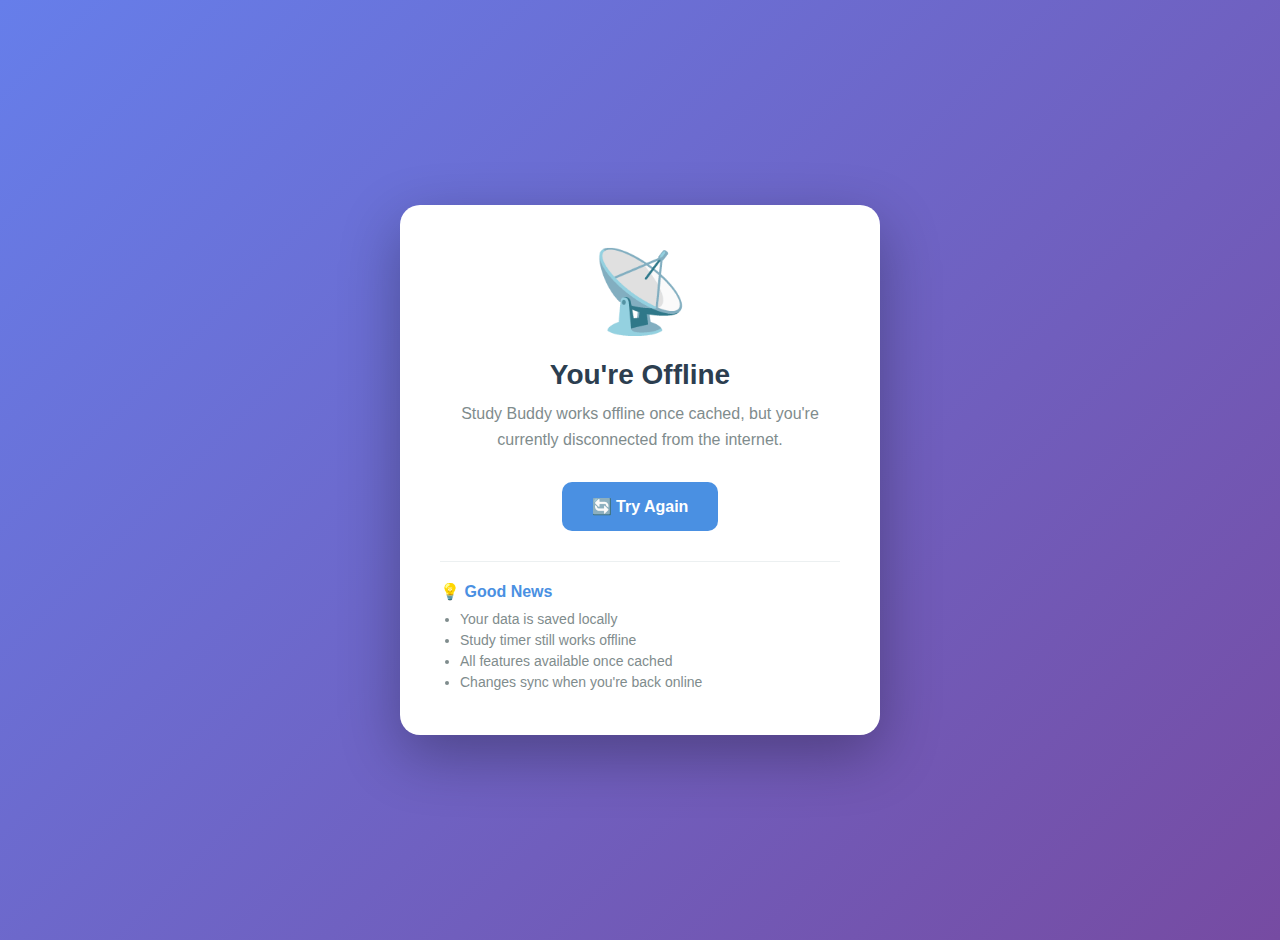
<file: offline.html>
<!DOCTYPE html>
<html lang="en">
<head>
    <meta charset="UTF-8">
    <meta name="viewport" content="width=device-width, initial-scale=1.0">
    <title>Offline - Study Buddy</title>
    <style>
        body {
            font-family: -apple-system, BlinkMacSystemFont, 'Segoe UI', 'Roboto', sans-serif;
            background: linear-gradient(135deg, #667eea 0%, #764ba2 100%);
            min-height: 100vh;
            display: flex;
            align-items: center;
            justify-content: center;
            margin: 0;
            padding: 20px;
        }
        .offline-container {
            background: white;
            border-radius: 20px;
            padding: 40px;
            max-width: 400px;
            text-align: center;
            box-shadow: 0 20px 60px rgba(0,0,0,0.3);
        }
        .offline-icon {
            font-size: 80px;
            margin-bottom: 20px;
        }
        h1 {
            color: #2C3E50;
            margin: 0 0 10px 0;
            font-size: 28px;
        }
        p {
            color: #7F8C8D;
            line-height: 1.6;
            margin: 0 0 30px 0;
        }
        .btn {
            background: #4A90E2;
            color: white;
            border: none;
            padding: 15px 30px;
            border-radius: 10px;
            font-size: 16px;
            font-weight: 600;
            cursor: pointer;
            text-decoration: none;
            display: inline-block;
            transition: transform 0.2s;
        }
        .btn:hover {
            transform: translateY(-2px);
            background: #3a7bc8;
        }
        .tips {
            margin-top: 30px;
            padding-top: 20px;
            border-top: 1px solid #ECF0F1;
            text-align: left;
        }
        .tips h3 {
            color: #4A90E2;
            font-size: 16px;
            margin: 0 0 10px 0;
        }
        .tips ul {
            color: #7F8C8D;
            font-size: 14px;
            margin: 0;
            padding-left: 20px;
        }
        .tips li {
            margin: 5px 0;
        }
    </style>
</head>
<body>
    <div class="offline-container">
        <div class="offline-icon">📡</div>
        <h1>You're Offline</h1>
        <p>Study Buddy works offline once cached, but you're currently disconnected from the internet.</p>
        
        <button class="btn" onclick="window.location.reload()">
            🔄 Try Again
        </button>
        
        <div class="tips">
            <h3>💡 Good News</h3>
            <ul>
                <li>Your data is saved locally</li>
                <li>Study timer still works offline</li>
                <li>All features available once cached</li>
                <li>Changes sync when you're back online</li>
            </ul>
        </div>
    </div>
</body>
</html>
</file>
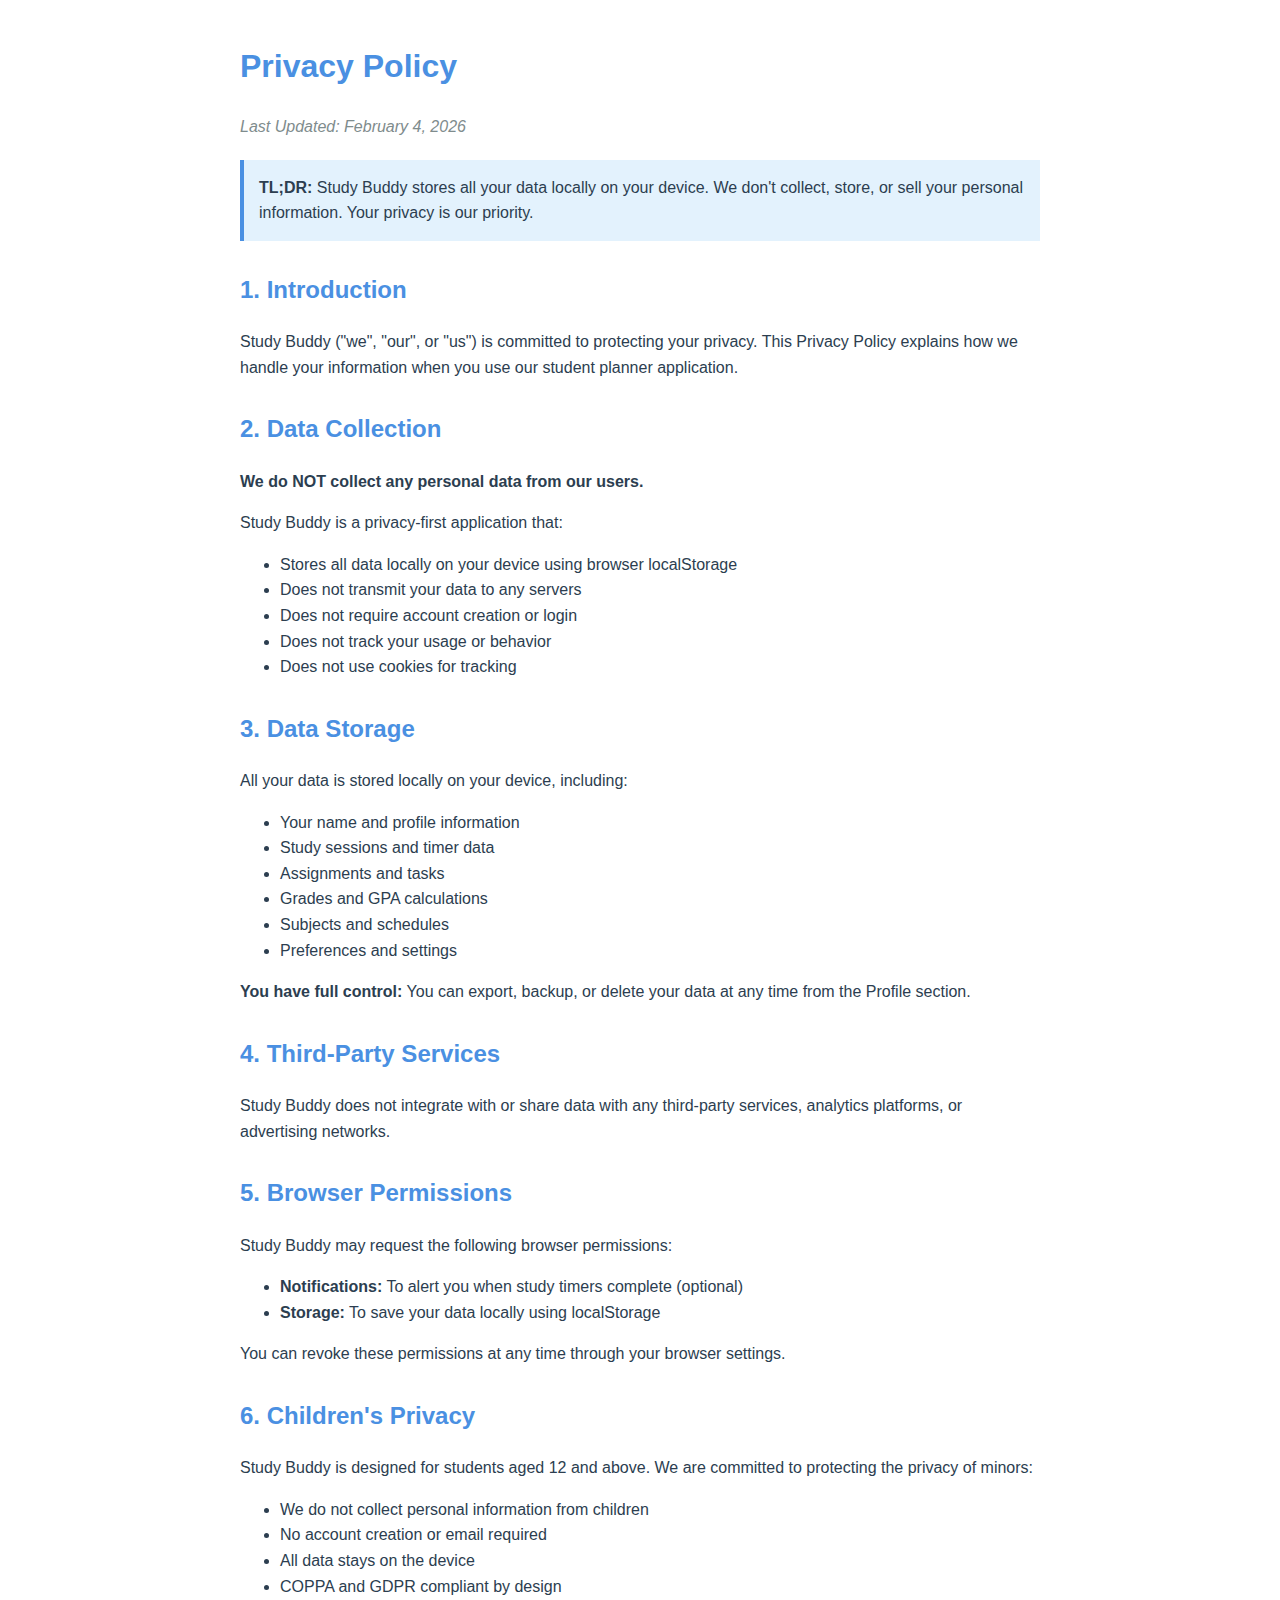
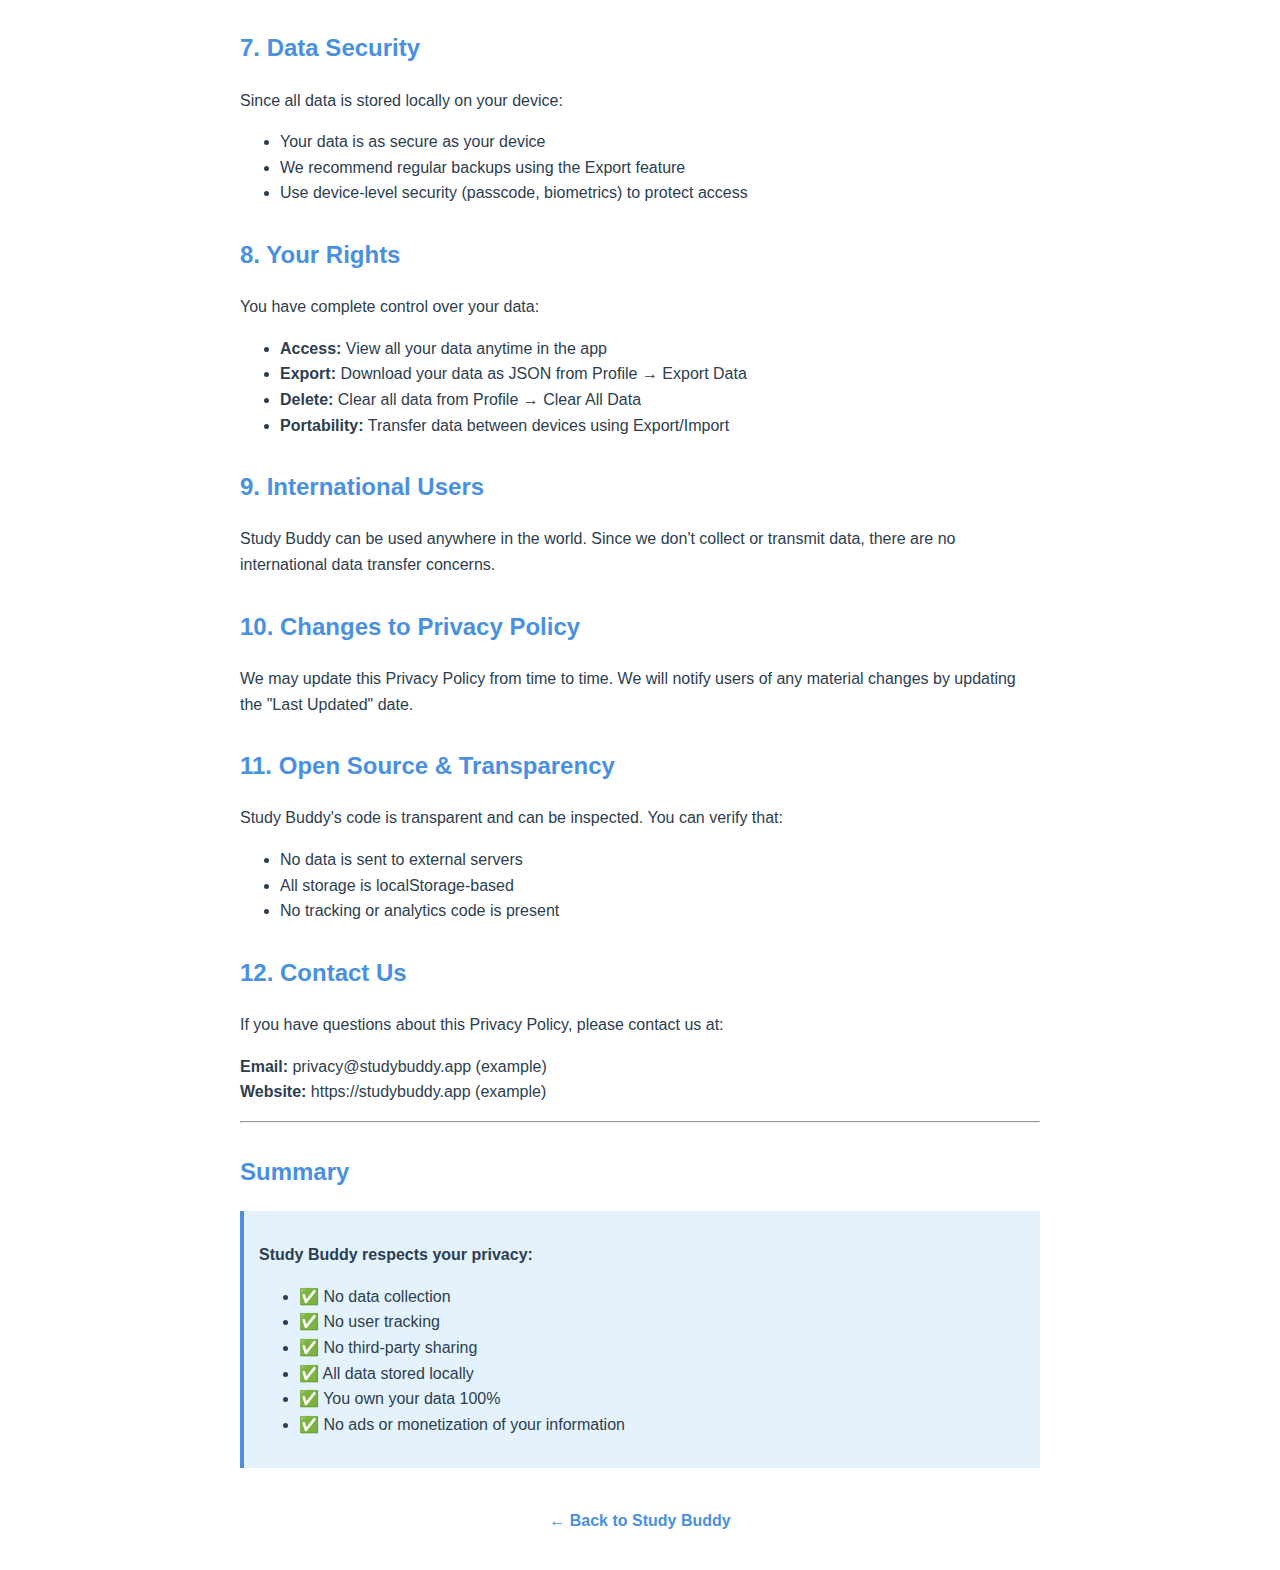
<file: privacy.html>
<!DOCTYPE html>
<html lang="en">
<head>
    <meta charset="UTF-8">
    <meta name="viewport" content="width=device-width, initial-scale=1.0">
    <title>Privacy Policy - Study Buddy</title>
    <style>
        body {
            font-family: -apple-system, BlinkMacSystemFont, 'Segoe UI', 'Roboto', sans-serif;
            line-height: 1.6;
            max-width: 800px;
            margin: 0 auto;
            padding: 20px;
            color: #2C3E50;
        }
        h1 { color: #4A90E2; }
        h2 { color: #4A90E2; margin-top: 30px; }
        .last-updated { color: #7F8C8D; font-style: italic; }
        .highlight { background: #E3F2FD; padding: 15px; border-left: 4px solid #4A90E2; margin: 20px 0; }
    </style>
</head>
<body>
    <h1>Privacy Policy</h1>
    <p class="last-updated">Last Updated: February 4, 2026</p>
    
    <div class="highlight">
        <strong>TL;DR:</strong> Study Buddy stores all your data locally on your device. We don't collect, store, or sell your personal information. Your privacy is our priority.
    </div>
    
    <h2>1. Introduction</h2>
    <p>Study Buddy ("we", "our", or "us") is committed to protecting your privacy. This Privacy Policy explains how we handle your information when you use our student planner application.</p>
    
    <h2>2. Data Collection</h2>
    <p><strong>We do NOT collect any personal data from our users.</strong></p>
    <p>Study Buddy is a privacy-first application that:</p>
    <ul>
        <li>Stores all data locally on your device using browser localStorage</li>
        <li>Does not transmit your data to any servers</li>
        <li>Does not require account creation or login</li>
        <li>Does not track your usage or behavior</li>
        <li>Does not use cookies for tracking</li>
    </ul>
    
    <h2>3. Data Storage</h2>
    <p>All your data is stored locally on your device, including:</p>
    <ul>
        <li>Your name and profile information</li>
        <li>Study sessions and timer data</li>
        <li>Assignments and tasks</li>
        <li>Grades and GPA calculations</li>
        <li>Subjects and schedules</li>
        <li>Preferences and settings</li>
    </ul>
    <p><strong>You have full control:</strong> You can export, backup, or delete your data at any time from the Profile section.</p>
    
    <h2>4. Third-Party Services</h2>
    <p>Study Buddy does not integrate with or share data with any third-party services, analytics platforms, or advertising networks.</p>
    
    <h2>5. Browser Permissions</h2>
    <p>Study Buddy may request the following browser permissions:</p>
    <ul>
        <li><strong>Notifications:</strong> To alert you when study timers complete (optional)</li>
        <li><strong>Storage:</strong> To save your data locally using localStorage</li>
    </ul>
    <p>You can revoke these permissions at any time through your browser settings.</p>
    
    <h2>6. Children's Privacy</h2>
    <p>Study Buddy is designed for students aged 12 and above. We are committed to protecting the privacy of minors:</p>
    <ul>
        <li>We do not collect personal information from children</li>
        <li>No account creation or email required</li>
        <li>All data stays on the device</li>
        <li>COPPA and GDPR compliant by design</li>
    </ul>
    
    <h2>7. Data Security</h2>
    <p>Since all data is stored locally on your device:</p>
    <ul>
        <li>Your data is as secure as your device</li>
        <li>We recommend regular backups using the Export feature</li>
        <li>Use device-level security (passcode, biometrics) to protect access</li>
    </ul>
    
    <h2>8. Your Rights</h2>
    <p>You have complete control over your data:</p>
    <ul>
        <li><strong>Access:</strong> View all your data anytime in the app</li>
        <li><strong>Export:</strong> Download your data as JSON from Profile → Export Data</li>
        <li><strong>Delete:</strong> Clear all data from Profile → Clear All Data</li>
        <li><strong>Portability:</strong> Transfer data between devices using Export/Import</li>
    </ul>
    
    <h2>9. International Users</h2>
    <p>Study Buddy can be used anywhere in the world. Since we don't collect or transmit data, there are no international data transfer concerns.</p>
    
    <h2>10. Changes to Privacy Policy</h2>
    <p>We may update this Privacy Policy from time to time. We will notify users of any material changes by updating the "Last Updated" date.</p>
    
    <h2>11. Open Source & Transparency</h2>
    <p>Study Buddy's code is transparent and can be inspected. You can verify that:</p>
    <ul>
        <li>No data is sent to external servers</li>
        <li>All storage is localStorage-based</li>
        <li>No tracking or analytics code is present</li>
    </ul>
    
    <h2>12. Contact Us</h2>
    <p>If you have questions about this Privacy Policy, please contact us at:</p>
    <p><strong>Email:</strong> privacy@studybuddy.app (example)<br>
    <strong>Website:</strong> https://studybuddy.app (example)</p>
    
    <hr>
    
    <h2>Summary</h2>
    <div class="highlight">
        <p><strong>Study Buddy respects your privacy:</strong></p>
        <ul>
            <li>✅ No data collection</li>
            <li>✅ No user tracking</li>
            <li>✅ No third-party sharing</li>
            <li>✅ All data stored locally</li>
            <li>✅ You own your data 100%</li>
            <li>✅ No ads or monetization of your information</li>
        </ul>
    </div>
    
    <p style="text-align: center; margin-top: 40px;">
        <a href="/" style="color: #4A90E2; text-decoration: none; font-weight: 600;">← Back to Study Buddy</a>
    </p>
</body>
</html>
</file>
